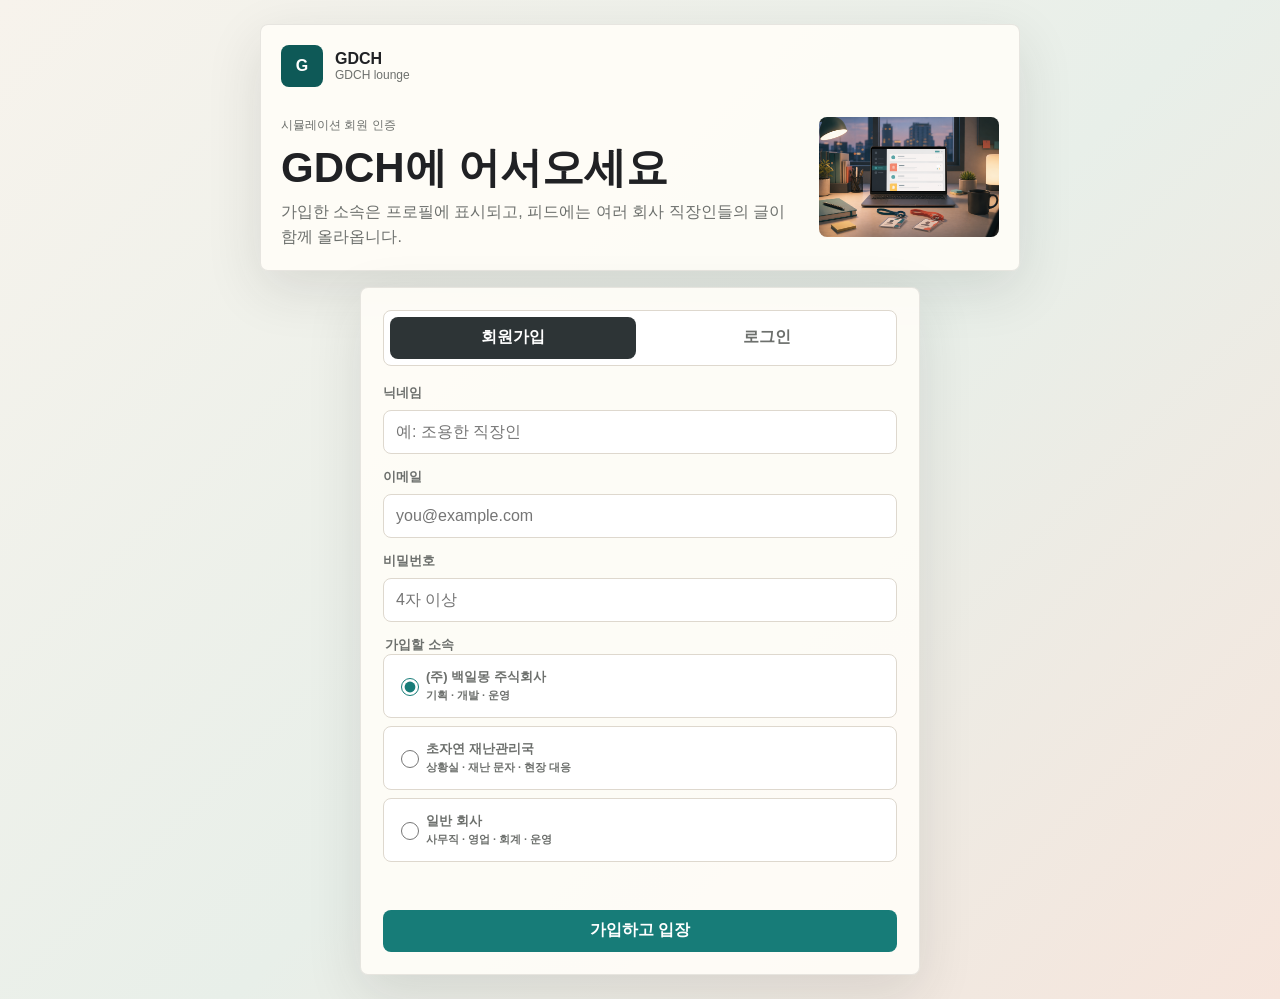
<file: index.html>
﻿<!doctype html>
<html lang="ko">
  <head>
    <meta charset="UTF-8" />
    <meta name="viewport" content="width=device-width, initial-scale=1.0" />
    <title>GDCH</title>
    <link rel="stylesheet" href="styles.css" />
  </head>
  <body>
    <section class="auth-screen" id="authScreen">
      <div class="auth-visual">
        <a class="brand" href="#" aria-label="GDCH">
          <span class="brand-mark">G</span>
          <span>
            <strong>GDCH</strong>
            <small>GDCH lounge</small>
          </span>
        </a>
        <img src="assets/workplace-panel.png" alt="업무용 책상과 노트북 일러스트" />
        <div>
          <p class="eyebrow">시뮬레이션 회원 인증</p>
          <h1>GDCH에 어서오세요</h1>
          <p>가입한 소속은 프로필에 표시되고, 피드에는 여러 회사 직장인들의 글이 함께 올라옵니다.</p>
        </div>
      </div>

      <div class="auth-panel">
        <div class="auth-tabs" role="tablist" aria-label="회원 메뉴">
          <button class="auth-tab active" type="button" data-auth-tab="signup">회원가입</button>
          <button class="auth-tab" type="button" data-auth-tab="login">로그인</button>
        </div>

        <form class="auth-form" id="signupForm">
          <label>
            <span>닉네임</span>
            <input id="signupName" type="text" maxlength="16" placeholder="예: 조용한 직장인" required />
          </label>
          <label>
            <span>이메일</span>
            <input id="signupEmail" type="email" placeholder="you@example.com" required />
          </label>
          <label>
            <span>비밀번호</span>
            <input id="signupPassword" type="password" minlength="4" placeholder="4자 이상" required />
          </label>
          <fieldset>
            <legend>가입할 소속</legend>
            <label class="group-choice">
              <input type="radio" name="signupCompany" value="(주) 백일몽 주식회사" checked />
              <span>
                <strong>(주) 백일몽 주식회사</strong>
                <small>기획 · 개발 · 운영</small>
              </span>
            </label>
            <label class="group-choice">
              <input type="radio" name="signupCompany" value="초자연 재난관리국" />
              <span>
                <strong>초자연 재난관리국</strong>
                <small>상황실 · 재난 문자 · 현장 대응</small>
              </span>
            </label>
            <label class="group-choice">
              <input type="radio" name="signupCompany" value="일반 회사" />
              <span>
                <strong>일반 회사</strong>
                <small>사무직 · 영업 · 회계 · 운영</small>
              </span>
            </label>
          </fieldset>
          <p class="form-message" id="signupMessage"></p>
          <button class="primary-button" type="submit">가입하고 입장</button>
        </form>

        <form class="auth-form hidden" id="loginForm">
          <label>
            <span>이메일</span>
            <input id="loginEmail" type="email" placeholder="you@example.com" required />
          </label>
          <label>
            <span>비밀번호</span>
            <input id="loginPassword" type="password" placeholder="비밀번호" required />
          </label>
          <p class="form-message" id="loginMessage"></p>
          <button class="primary-button" type="submit">로그인</button>
          <button class="ghost-button" type="button" id="demoLogin">데모 계정으로 입장</button>
        </form>
      </div>
    </section>

    <div class="app-shell hidden" id="appShell">
      <aside class="sidebar" aria-label="주요 메뉴">
        <a class="brand" href="#" aria-label="GDCH 홈">
          <span class="brand-mark">G</span>
          <span>
            <strong>GDCH</strong>
            <small>GDCH lounge</small>
          </span>
        </a>
        <section class="profile-card" aria-label="내 프로필">
          <div class="profile-avatar" id="profileAvatar">나</div>
          <div>
            <span class="eyebrow">내 프로필</span>
            <h2 id="profileName">로그인 사용자</h2>
            <p id="profileGroup">소속 확인 중</p>
          </div>
        </section>

        <nav class="nav-list">
          <button class="nav-item active" type="button" data-view="home" title="홈">
            <span class="icon">⌂</span><span>홈</span>
          </button>
          <button class="nav-item" type="button" data-view="hot" title="인기글">
            <span class="icon">↗</span><span>인기글</span>
          </button>
          <button class="nav-item" type="button" data-view="company" title="내 소속 글">
            <span class="icon">▦</span><span>내 소속 글</span>
          </button>
          <button class="nav-item" type="button" data-view="saved" title="저장글">
            <span class="icon">☆</span><span>저장글</span>
          </button>
        </nav>

        <section class="identity-card">
          <img src="assets/workplace-panel.png" alt="업무용 책상과 노트북 일러스트" />
          <div>
            <span class="eyebrow">익명 인증 상태</span>
            <h2 id="identityTitle">인증 전</h2>
            <p id="identityText">로그인하면 가입 소속이 프로필에 표시됩니다.</p>
          </div>
        </section>
      </aside>

      <main class="main">
        <header class="topbar">
          <div>
            <p class="eyebrow">GDCH 직장인 전체 커뮤니티</p>
            <h1>괴담에 떨어져도 출근을 해야 하는구나</h1>
          </div>
          <div class="topbar-actions">
            <button class="ghost-button" type="button" id="logoutButton">로그아웃</button>
            <button class="primary-button" type="button" id="openComposer">글쓰기</button>
          </div>
        </header>

        <section class="toolbar" aria-label="게시글 필터">
          <div class="segmented" role="tablist" aria-label="피드 필터">
            <button class="segment active" type="button" data-filter="all">전체</button>
            <button class="segment" type="button" data-filter="mine">내 소속</button>
            <button class="segment" type="button" data-filter="question">질문</button>
            <button class="segment" type="button" data-filter="vent">속풀이</button>
          </div>
          <label class="search-box">
            <span>⌕</span>
            <input id="searchInput" type="search" placeholder="게시글 검색" />
          </label>
        </section>

        <section class="composer hidden" id="composer" aria-label="새 글 작성">
          <div class="composer-grid">
            <label>
              <span>분류</span>
              <select id="postType">
                <option value="question">질문</option>
                <option value="vent">속풀이</option>
                <option value="info">정보</option>
              </select>
            </label>
            <label>
              <span>제목</span>
              <input id="postTitle" type="text" maxlength="48" placeholder="제목을 입력하세요" />
            </label>
          </div>
          <label>
            <span>내용</span>
            <textarea id="postBody" rows="4" maxlength="220" placeholder="익명으로 나누고 싶은 이야기를 적어보세요"></textarea>
          </label>
          <div class="composer-actions">
            <button class="ghost-button" type="button" id="cancelPost">취소</button>
            <button class="primary-button" type="button" id="publishPost">게시</button>
          </div>
        </section>

        <section class="content-grid">
          <div class="feed" id="feed" aria-live="polite"></div>

          <aside class="right-rail" aria-label="GDCH 정보">
            <section class="panel">
              <h2>GDCH 현황</h2>
              <div class="metric-list">
                <div><strong id="memberCount">2,418</strong><span>가입 멤버</span></div>
                <div><strong id="todayCount">37</strong><span>오늘 새 글</span></div>
                <div><strong id="hotCount">8</strong><span>인기 글</span></div>
              </div>
            </section>
            <section class="panel">
              <h2>실시간 키워드</h2>
              <div class="chips" id="chips"></div>
            </section>
            <section class="panel compact">
              <h2>GDCH 원칙</h2>
              <p>실명, 회사 기밀, 개인정보를 드러내지 않고 실제 겪을 법한 직장 이야기를 나눕니다.</p>
            </section>
          </aside>
        </section>
      </main>
    </div>

    <script src="app-data.js"></script>
    <script src="script.js"></script>
  </body>
</html>
</file>
<file: styles.css>
﻿:root {
  color-scheme: light;
  --bg: #f4f1ea;
  --surface: #fffdf8;
  --surface-strong: #ffffff;
  --ink: #202124;
  --muted: #6d706d;
  --line: #ded8ce;
  --teal: #177c78;
  --teal-dark: #0e5957;
  --coral: #d85f45;
  --yellow: #e5b94c;
  --charcoal: #2d3436;
  --shadow: 0 18px 55px rgba(39, 42, 38, 0.12);
}

* {
  box-sizing: border-box;
}

body {
  margin: 0;
  min-height: 100vh;
  color: var(--ink);
  background: linear-gradient(135deg, #f7f3ec 0%, #e8efe9 54%, #f6e5dc 100%);
  font-family: Arial, "Noto Sans KR", sans-serif;
}

button,
input,
select,
textarea {
  font: inherit;
}

button {
  cursor: pointer;
}

.app-shell {
  display: grid;
  grid-template-columns: 280px minmax(0, 1fr);
  min-height: 100vh;
}

.sidebar {
  position: sticky;
  top: 0;
  height: 100vh;
  display: flex;
  flex-direction: column;
  gap: 24px;
  padding: 24px;
  border-right: 1px solid rgba(32, 33, 36, 0.1);
  background: rgba(255, 253, 248, 0.82);
  backdrop-filter: blur(18px);
}

.brand {
  display: flex;
  align-items: center;
  gap: 12px;
  color: inherit;
  text-decoration: none;
}

.brand-mark {
  display: grid;
  width: 42px;
  height: 42px;
  place-items: center;
  border-radius: 8px;
  color: #fff;
  background: var(--teal-dark);
  font-weight: 800;
}

.brand strong,
.brand small {
  display: block;
}

.brand small,
.eyebrow {
  color: var(--muted);
  font-size: 12px;
  letter-spacing: 0;
}

.nav-list {
  display: grid;
  gap: 8px;
}

.nav-item {
  display: flex;
  align-items: center;
  gap: 10px;
  width: 100%;
  min-height: 44px;
  padding: 0 12px;
  border: 1px solid transparent;
  border-radius: 8px;
  color: var(--muted);
  background: transparent;
  text-align: left;
}

.nav-item.active,
.nav-item:hover {
  color: var(--ink);
  border-color: var(--line);
  background: #fff;
}

.icon {
  display: grid;
  width: 22px;
  height: 22px;
  place-items: center;
  color: var(--teal);
  font-weight: 700;
}

.identity-card {
  margin-top: auto;
  overflow: hidden;
  border: 1px solid var(--line);
  border-radius: 8px;
  background: var(--surface-strong);
  box-shadow: var(--shadow);
}

.identity-card img {
  display: block;
  width: 100%;
  aspect-ratio: 16 / 10;
  object-fit: cover;
}

.identity-card div {
  padding: 16px;
}

.identity-card h2,
.panel h2 {
  margin: 6px 0 8px;
  font-size: 18px;
}

.identity-card p,
.panel p {
  margin: 0;
  color: var(--muted);
  line-height: 1.55;
}

.main {
  padding: 28px;
}

.topbar,
.toolbar,
.composer,
.post,
.panel {
  border: 1px solid rgba(32, 33, 36, 0.1);
  border-radius: 8px;
  background: rgba(255, 253, 248, 0.9);
}

.topbar {
  display: flex;
  align-items: center;
  justify-content: space-between;
  gap: 16px;
  padding: 22px 24px;
}

.topbar h1 {
  margin: 4px 0 0;
  font-size: clamp(28px, 4vw, 46px);
  line-height: 1.05;
}

.primary-button,
.ghost-button {
  min-height: 42px;
  padding: 0 16px;
  border-radius: 8px;
  border: 1px solid transparent;
  font-weight: 700;
}

.primary-button {
  color: #fff;
  background: var(--teal);
}

.primary-button:hover {
  background: var(--teal-dark);
}

.ghost-button {
  color: var(--charcoal);
  background: #fff;
  border-color: var(--line);
}






.toolbar {
  display: flex;
  justify-content: space-between;
  gap: 14px;
  margin-top: 18px;
  padding: 12px;
}

.segmented {
  display: flex;
  flex-wrap: wrap;
  gap: 8px;
}

.segment {
  min-height: 36px;
  padding: 0 14px;
  border: 1px solid transparent;
  border-radius: 8px;
  color: var(--muted);
  background: transparent;
}

.segment.active {
  color: #fff;
  background: var(--charcoal);
}

.search-box {
  display: flex;
  align-items: center;
  gap: 8px;
  min-width: min(320px, 100%);
  padding: 0 12px;
  border: 1px solid var(--line);
  border-radius: 8px;
  background: #fff;
}

.search-box input {
  width: 100%;
  min-height: 36px;
  border: 0;
  outline: 0;
  background: transparent;
}

.composer {
  display: grid;
  gap: 14px;
  margin-top: 18px;
  padding: 18px;
}

.composer.hidden {
  display: none;
}

.composer-grid {
  display: grid;
  grid-template-columns: 180px minmax(0, 1fr);
  gap: 12px;
}

.composer label {
  display: grid;
  gap: 7px;
  color: var(--muted);
  font-size: 13px;
  font-weight: 700;
}

.composer input,
.composer select,
.composer textarea {
  width: 100%;
  border: 1px solid var(--line);
  border-radius: 8px;
  background: #fff;
  color: var(--ink);
  outline-color: var(--teal);
}

.composer input,
.composer select {
  min-height: 42px;
  padding: 0 12px;
}

.composer textarea {
  resize: vertical;
  padding: 12px;
}

.composer-actions {
  display: flex;
  justify-content: flex-end;
  gap: 8px;
}

.content-grid {
  display: grid;
  grid-template-columns: minmax(0, 1fr) 300px;
  gap: 18px;
  margin-top: 18px;
}

.feed {
  display: grid;
  gap: 12px;
}

.post {
  padding: 18px;
  background: var(--surface-strong);
}

.post-header,
.post-footer {
  display: flex;
  align-items: center;
  justify-content: space-between;
  gap: 12px;
}

.author {
  display: flex;
  align-items: center;
  gap: 10px;
}

.avatar {
  display: grid;
  width: 38px;
  height: 38px;
  place-items: center;
  border-radius: 8px;
  color: #fff;
  background: var(--coral);
  font-weight: 800;
}

.author strong,
.author span {
  display: block;
}

.author span,
.post-meta,
.empty-state {
  color: var(--muted);
  font-size: 13px;
}

.badge {
  display: inline-flex;
  align-items: center;
  min-height: 28px;
  padding: 0 10px;
  border-radius: 999px;
  color: var(--teal-dark);
  background: #dbece8;
  font-size: 12px;
  font-weight: 800;
}

.post h2 {
  margin: 16px 0 8px;
  font-size: 20px;
}

.post p {
  margin: 0;
  color: #3f4441;
  line-height: 1.62;
}

.post-footer {
  margin-top: 16px;
}

.action-row {
  display: flex;
  flex-wrap: wrap;
  gap: 8px;
}

.action-button {
  min-height: 34px;
  padding: 0 10px;
  border: 1px solid var(--line);
  border-radius: 8px;
  background: #fff;
  color: var(--muted);
}

.action-button.active {
  color: var(--teal-dark);
  border-color: rgba(23, 124, 120, 0.45);
  background: #edf7f4;
}

.right-rail {
  display: grid;
  align-content: start;
  gap: 12px;
}

.panel {
  padding: 18px;
}

.metric-list {
  display: grid;
  gap: 10px;
}

.metric-list div {
  display: flex;
  align-items: baseline;
  justify-content: space-between;
  gap: 12px;
  padding-bottom: 10px;
  border-bottom: 1px solid var(--line);
}

.metric-list div:last-child {
  padding-bottom: 0;
  border-bottom: 0;
}

.metric-list strong {
  font-size: 22px;
  color: var(--teal-dark);
}

.metric-list span {
  color: var(--muted);
  font-size: 13px;
}

.chips {
  display: flex;
  flex-wrap: wrap;
  gap: 8px;
}

.chip {
  display: inline-flex;
  align-items: center;
  min-height: 32px;
  padding: 0 10px;
  border-radius: 999px;
  color: var(--charcoal);
  background: #f1e8da;
  font-size: 13px;
}

.compact {
  border-left: 4px solid var(--yellow);
}

.empty-state {
  padding: 26px;
  border: 1px dashed var(--line);
  border-radius: 8px;
  background: rgba(255, 253, 248, 0.7);
  text-align: center;
}

@media (max-width: 1080px) {
  .app-shell,
  .content-grid {
    grid-template-columns: 1fr;
  }

  .sidebar {
    position: static;
    height: auto;
  }

  .identity-card {
    display: grid;
    grid-template-columns: 160px minmax(0, 1fr);
  }

  .identity-card img {
    height: 100%;
    aspect-ratio: auto;
  }
}

@media (max-width: 720px) {
  .main,
  .sidebar {
    padding: 16px;
  }

  .topbar,
  .toolbar,
  .post-header,
  .post-footer {
    align-items: stretch;
    flex-direction: column;
  }
  .composer-grid,
  .identity-card {
    grid-template-columns: 1fr;
  }

  .search-box {
    width: 100%;
  }

  .primary-button,
  .ghost-button {
    width: 100%;
  }
}

.hidden {
  display: none !important;
}

.auth-screen {
  display: grid;
  grid-template-columns: minmax(360px, 0.9fr) minmax(360px, 520px);
  gap: 22px;
  min-height: 100vh;
  padding: 28px;
}

.auth-visual,
.auth-panel {
  border: 1px solid rgba(32, 33, 36, 0.1);
  border-radius: 8px;
  background: rgba(255, 253, 248, 0.9);
  box-shadow: var(--shadow);
}

.auth-visual {
  display: grid;
  align-content: space-between;
  gap: 22px;
  overflow: hidden;
  padding: 24px;
}

.auth-visual img {
  width: 100%;
  max-height: 380px;
  object-fit: cover;
  border-radius: 8px;
}

.auth-visual h1 {
  max-width: 760px;
  margin: 8px 0 10px;
  font-size: clamp(32px, 5vw, 58px);
  line-height: 1.05;
}

.auth-visual p:last-child,
.band-text {
  margin: 0;
  color: var(--muted);
  line-height: 1.55;
}

.auth-panel {
  align-self: center;
  display: grid;
  gap: 18px;
  padding: 22px;
}

.auth-tabs {
  display: grid;
  grid-template-columns: 1fr 1fr;
  gap: 8px;
  padding: 6px;
  border: 1px solid var(--line);
  border-radius: 8px;
  background: #fff;
}

.auth-tab {
  min-height: 42px;
  border: 0;
  border-radius: 8px;
  color: var(--muted);
  background: transparent;
  font-weight: 800;
}

.auth-tab.active {
  color: #fff;
  background: var(--charcoal);
}

.auth-form {
  display: grid;
  gap: 14px;
}

.auth-form label,
.auth-form fieldset {
  display: grid;
  gap: 8px;
}

.auth-form label span,
.auth-form legend {
  color: var(--muted);
  font-size: 13px;
  font-weight: 800;
}

.auth-form input[type="text"],
.auth-form input[type="email"],
.auth-form input[type="password"] {
  width: 100%;
  min-height: 44px;
  padding: 0 12px;
  border: 1px solid var(--line);
  border-radius: 8px;
  background: #fff;
  outline-color: var(--teal);
}

.auth-form fieldset {
  margin: 0;
  padding: 0;
  border: 0;
}

.group-choice {
  grid-template-columns: 22px minmax(0, 1fr);
  align-items: center;
  min-height: 64px;
  padding: 12px;
  border: 1px solid var(--line);
  border-radius: 8px;
  background: #fff;
}

.group-choice input {
  width: 18px;
  height: 18px;
  accent-color: var(--teal);
}

.group-choice strong,
.group-choice small {
  display: block;
}

.group-choice small {
  margin-top: 3px;
  color: var(--muted);
}

.form-message {
  min-height: 20px;
  margin: 0;
  color: var(--coral);
  font-size: 13px;
  font-weight: 700;
}

.topbar-actions {
  display: flex;
  gap: 8px;
}

@media (max-width: 900px) {
  .auth-screen {
    grid-template-columns: 1fr;
    padding: 16px;
  }
}

@media (max-width: 720px) {
  .topbar-actions {
    display: grid;
    grid-template-columns: 1fr;
  }
}

.post-clickable {
  cursor: pointer;
  transition: transform 160ms ease, box-shadow 160ms ease, border-color 160ms ease;
}

.post-clickable:hover,
.post-clickable:focus-visible {
  border-color: rgba(23, 124, 120, 0.35);
  box-shadow: 0 12px 34px rgba(39, 42, 38, 0.1);
  transform: translateY(-1px);
  outline: 0;
}


.community-heading {
  display: flex;
  align-items: center;
  justify-content: space-between;
  gap: 14px;
  padding: 16px 18px;
  border: 1px solid rgba(32, 33, 36, 0.1);
  border-radius: 8px;
  background: rgba(255, 253, 248, 0.9);
}

.community-heading h2 {
  margin: 4px 0 0;
  font-size: 22px;
}

.community-heading span {
  color: var(--muted);
  font-size: 13px;
  font-weight: 700;
}

.detail-view {
  display: grid;
  gap: 14px;
}

.back-button {
  justify-self: start;
}

.detail-header {
  padding-top: 2px;
}

.detail-body {
  font-size: 17px;
}

.comments-panel {
  display: grid;
  gap: 14px;
  padding: 18px;
  border: 1px solid rgba(32, 33, 36, 0.1);
  border-radius: 8px;
  background: var(--surface-strong);
}

.comments-head {
  display: flex;
  align-items: baseline;
  justify-content: space-between;
  gap: 12px;
  padding-bottom: 12px;
  border-bottom: 1px solid var(--line);
}

.comments-head h2 {
  margin: 0;
  font-size: 18px;
}

.comments-head span {
  color: var(--muted);
  font-size: 13px;
}

.comment-list {
  display: grid;
  gap: 12px;
}

.comment-item {
  display: grid;
  grid-template-columns: 34px minmax(0, 1fr);
  gap: 10px;
  padding: 12px;
  border: 1px solid var(--line);
  border-radius: 8px;
  background: #fff;
}

.comment-avatar {
  display: grid;
  width: 34px;
  height: 34px;
  place-items: center;
  border-radius: 8px;
  color: #fff;
  background: var(--teal);
  font-size: 12px;
  font-weight: 800;
}

.comment-item strong,
.comment-item span {
  display: block;
}

.comment-item p {
  margin: 5px 0 6px;
  color: #3f4441;
  line-height: 1.55;
}

.comment-item span {
  color: var(--muted);
  font-size: 12px;
}

.comment-form {
  display: grid;
  gap: 10px;
}

.comment-form label {
  display: grid;
  gap: 7px;
  color: var(--muted);
  font-size: 13px;
  font-weight: 800;
}

.comment-form textarea {
  width: 100%;
  resize: vertical;
  padding: 12px;
  border: 1px solid var(--line);
  border-radius: 8px;
  background: #fff;
  outline-color: var(--teal);
}

.comment-form .primary-button {
  justify-self: end;
}

@media (max-width: 720px) {
  .community-heading,
  .comments-head {
    align-items: stretch;
    flex-direction: column;
  }

  .comment-form .primary-button {
    justify-self: stretch;
  }
}

.link-button {
  display: inline-flex;
  align-items: center;
  justify-content: center;
  text-decoration: none;
}

.detail-page-grid {
  align-items: start;
}

.nav-list a.nav-item {
  text-decoration: none;
}

.profile-card {
  display: grid;
  grid-template-columns: 46px minmax(0, 1fr);
  gap: 12px;
  align-items: center;
  padding: 14px;
  border: 1px solid var(--line);
  border-radius: 8px;
  background: #fff;
}

.profile-avatar {
  display: grid;
  width: 46px;
  height: 46px;
  place-items: center;
  border-radius: 8px;
  color: #fff;
  background: var(--coral);
  font-size: 18px;
  font-weight: 800;
}

.profile-card h2 {
  margin: 4px 0 3px;
  overflow: hidden;
  font-size: 18px;
  text-overflow: ellipsis;
  white-space: nowrap;
}

.profile-card p {
  margin: 0;
  overflow: hidden;
  color: var(--muted);
  font-size: 13px;
  text-overflow: ellipsis;
  white-space: nowrap;
}



/* Centered authentication layout */
.auth-screen {
  grid-template-columns: minmax(0, 760px);
  justify-content: center;
  align-content: center;
  gap: 16px;
  padding: 24px;
}

.auth-visual {
  display: grid;
  grid-template-columns: minmax(0, 1fr) 180px;
  align-items: center;
  gap: 18px;
  padding: 20px;
}

.auth-visual .brand {
  grid-column: 1 / -1;
}

.auth-visual img {
  grid-column: 2;
  grid-row: 2;
  width: 180px;
  height: 120px;
  max-height: none;
}

.auth-visual > div:last-child {
  grid-column: 1;
  grid-row: 2;
}

.auth-visual h1 {
  max-width: 520px;
  font-size: clamp(28px, 4vw, 42px);
}

.auth-panel {
  width: min(100%, 560px);
  justify-self: center;
  align-self: auto;
}

@media (max-width: 720px) {
  .auth-screen {
    align-content: start;
  }

  .auth-visual {
    grid-template-columns: 1fr;
  }

  .auth-visual img,
  .auth-visual > div:last-child {
    grid-column: 1;
    grid-row: auto;
  }

  .auth-visual img {
    width: 100%;
    height: auto;
    max-height: 220px;
  }
}

.detail-page-grid {
  margin-top: 18px;
}



/* Organization avatars: black background, white hanja */
.avatar,
.profile-avatar {
  color: #fff;
  background: #050505;
  border: 1px solid rgba(255, 255, 255, 0.18);
  box-shadow: inset 0 0 0 1px rgba(255, 255, 255, 0.08);
}

.avatar,
.profile-avatar {
  display: inline-grid;
  place-items: center;
  align-items: center;
  justify-items: center;
  line-height: 1;
  text-align: center;
  font-family: Arial, "Noto Sans KR", sans-serif;
}

.avatar {
  font-size: 18px;
}

.profile-avatar {
  font-size: 20px;
}

.avatar,
.profile-avatar {
  display: flex;
  align-items: center;
  justify-content: center;
  overflow: hidden;
  font-size: 0;
}



.avatar,
.profile-avatar {
  display: inline-flex;
  align-items: center;
  justify-content: center;
  padding: 0;
  overflow: hidden;
  background: #050505;
}

.avatar-image {
  display: block;
  width: 100%;
  height: 100%;
  object-fit: cover;
}


.easter-egg-overlay {
  position: fixed;
  inset: 0;
  z-index: 9999;
  overflow: hidden;
  width: 100vw;
  min-height: 100vh;
  background: #c40000;
  color: #050505;
}

.easter-egg-stream {
  position: absolute;
  inset: 0;
  display: flex;
  flex-direction: column;
  align-items: stretch;
  justify-content: flex-start;
  width: 100%;
  min-height: 100%;
  padding: clamp(8px, 1.6vw, 22px);
  gap: clamp(3px, 0.8vh, 10px);
  animation: easterEggBlink 420ms steps(2, end) infinite 2.2s;
}

.easter-egg-line {
  display: flex;
  width: 100%;
  overflow: hidden;
  clip-path: inset(0 100% 0 0);
  animation: easterEggLineFill 900ms steps(14, end) forwards;
  animation-delay: calc(var(--line-index) * 70ms);
}

.easter-egg-line span {
  display: inline-block;
  flex: 0 0 auto;
  margin-right: clamp(10px, 1.8vw, 26px);
  color: #050505;
  font-size: clamp(18px, 3.1vw, 46px);
  font-weight: 900;
  line-height: 1;
  letter-spacing: 0;
  white-space: nowrap;
  text-align: left;
}

@keyframes easterEggBlink {
  0%, 100% {
    opacity: 1;
    filter: none;
  }

  50% {
    opacity: 0.72;
    filter: contrast(2.4);
  }
}

@keyframes easterEggLineFill {
  from {
    clip-path: inset(0 100% 0 0);
    transform: translateX(-2px);
    filter: contrast(1.2);
  }

  to {
    clip-path: inset(0 0 0 0);
    transform: translateX(0);
    filter: contrast(1.8);
  }
}



.vanishing-post {
  overflow: hidden;
  max-height: 520px;
  opacity: 0;
  visibility: hidden;
  transform: translateY(-6px) scale(0.98);
  filter: blur(1px);
  pointer-events: none;
}

.vanishing-post-visible {
  visibility: visible;
  opacity: 1;
  transform: translateY(0) scale(1);
  filter: none;
  pointer-events: auto;
  animation: cosmicAdAppear 260ms steps(2, end);
}

.vanishing-post-gone {
  animation: vanishingPost 900ms ease forwards;
  pointer-events: none;
}

.vanishing-post .badge {
  background: #050505;
  color: #c40000;
}

@keyframes cosmicAdAppear {
  0% {
    opacity: 0;
    transform: translateY(-8px) scale(0.96);
    filter: blur(2px) contrast(2);
  }

  45% {
    opacity: 1;
    transform: translateY(2px) scale(1.02);
    filter: contrast(2.4);
  }

  100% {
    opacity: 1;
    transform: translateY(0) scale(1);
    filter: none;
  }
}

@keyframes vanishingPost {
  0% {
    max-height: 520px;
    opacity: 1;
    visibility: visible;
    transform: translateY(0) scale(1);
    filter: none;
  }

  70% {
    opacity: 0.35;
    filter: blur(1px) contrast(1.8);
  }

  100% {
    max-height: 0;
    padding-top: 0;
    padding-bottom: 0;
    border-width: 0;
    opacity: 0;
    visibility: hidden;
    transform: translateY(-10px) scale(0.96);
    filter: blur(3px) contrast(2.4);
  }
}

.cosmic-shop-post {
  background: #ffffff;
  border-color: #d6d6d6;
  text-align: center;
  box-shadow: inset 0 0 0 1px rgba(255, 255, 255, 0.8), 0 10px 24px rgba(0, 0, 0, 0.08);
}

.cosmic-shop-post .post-header,
.cosmic-shop-post .post-footer {
  display: none;
}

.cosmic-shop-post h2 {
  margin: 0 0 4px;
  color: #00ff24;
  font-size: clamp(22px, 3vw, 34px);
  font-weight: 800;
  line-height: 1.1;
  text-shadow: 1px 1px 0 #ff00d4;
}

.cosmic-shop-post p {
  display: flex;
  flex-direction: column;
  align-items: center;
  gap: 2px;
  color: inherit;
  font-family: "Times New Roman", serif;
  line-height: 1.15;
}

.cosmic-line {
  display: block;
  width: 100%;
  font-weight: 800;
  letter-spacing: 0;
  text-align: center;
  text-shadow: 1px 1px 0 #ffffff;
}

.cosmic-blue {
  color: #001eff;
  font-size: clamp(15px, 2vw, 22px);
}

.cosmic-orange {
  color: #ff8a00;
  font-size: clamp(15px, 2vw, 21px);
  text-shadow: 1px 1px 0 #001eff;
}

.cosmic-gold {
  color: #d98900;
  font-size: clamp(15px, 2vw, 22px);
  text-shadow: 1px 1px 0 #9b5d00;
}





.name-appear-post {
  border-color: rgba(196, 0, 0, 0.38);
  background: #fffafa;
}

.name-appear-post.vanishing-post-visible {
  box-shadow: 0 0 0 1px rgba(196, 0, 0, 0.16), 0 16px 38px rgba(196, 0, 0, 0.14);
}

.name-appear-post h2 {
  color: #050505;
}
</file>
